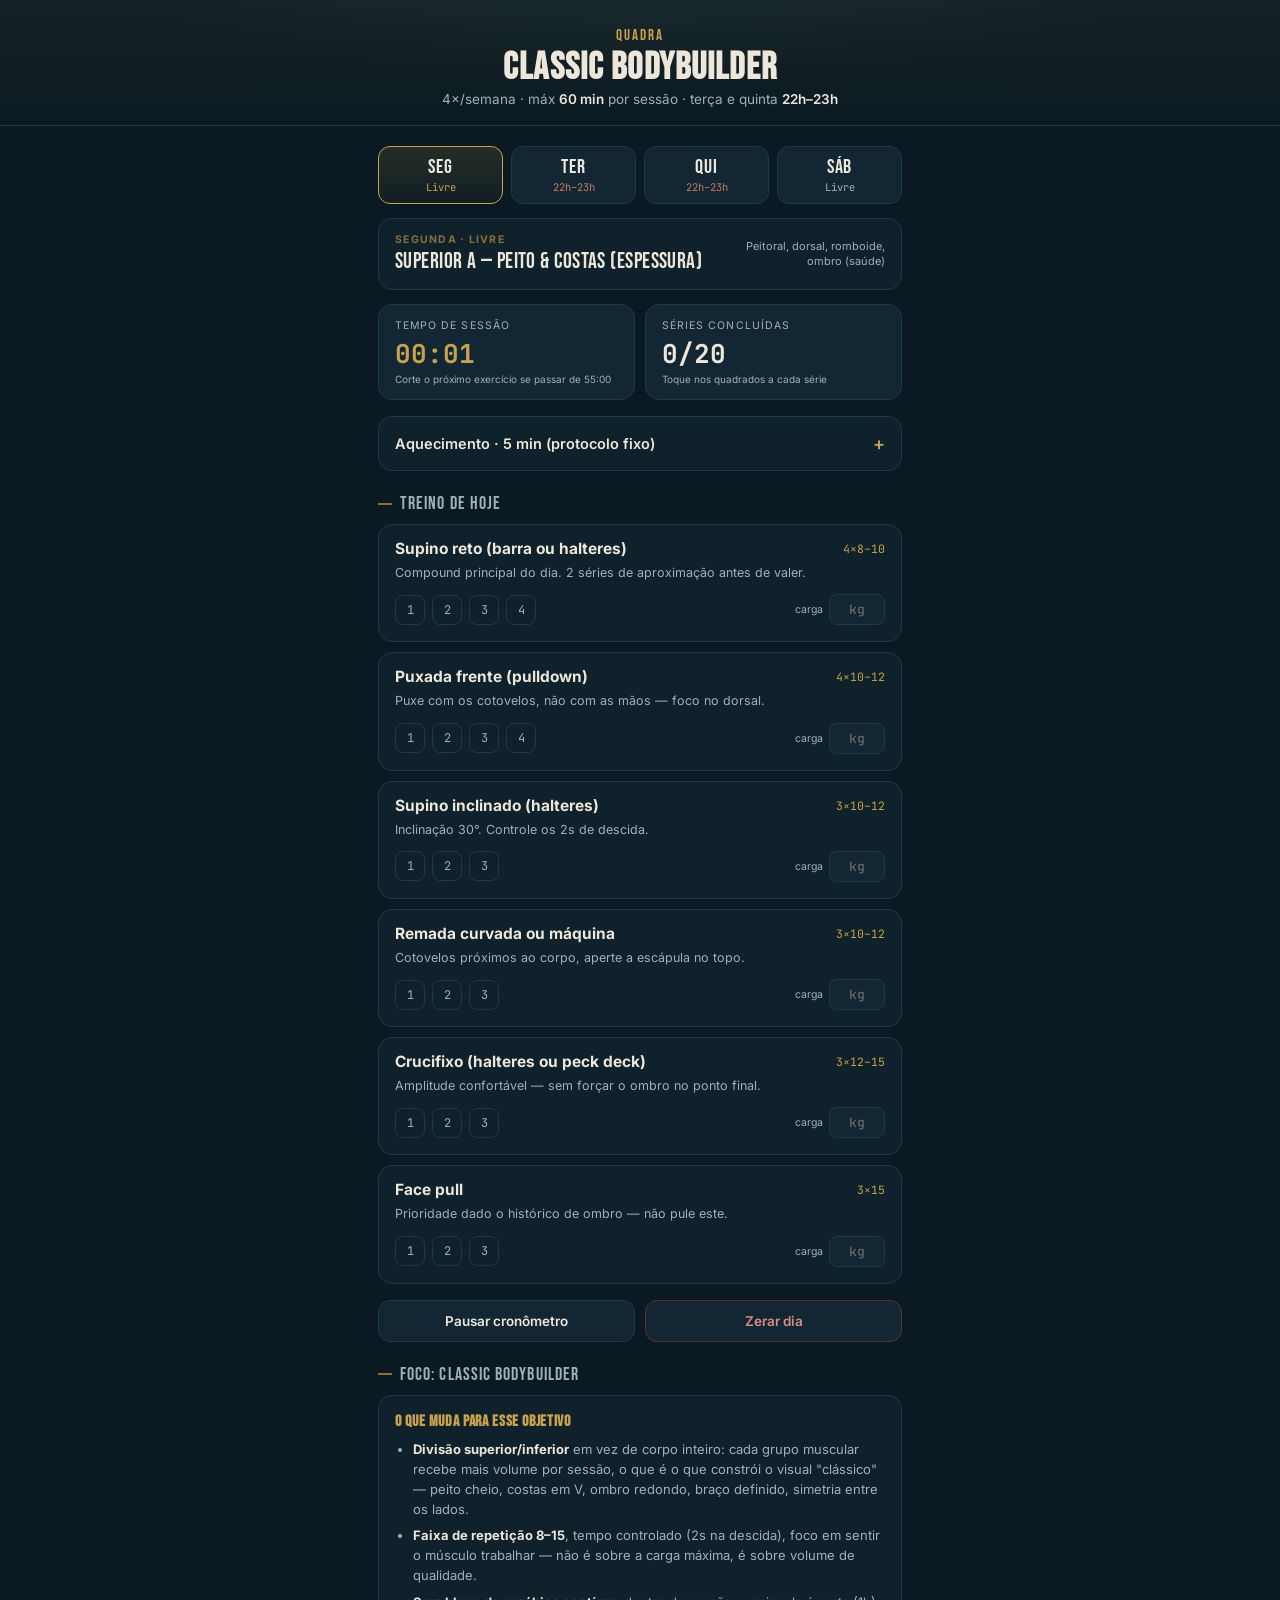
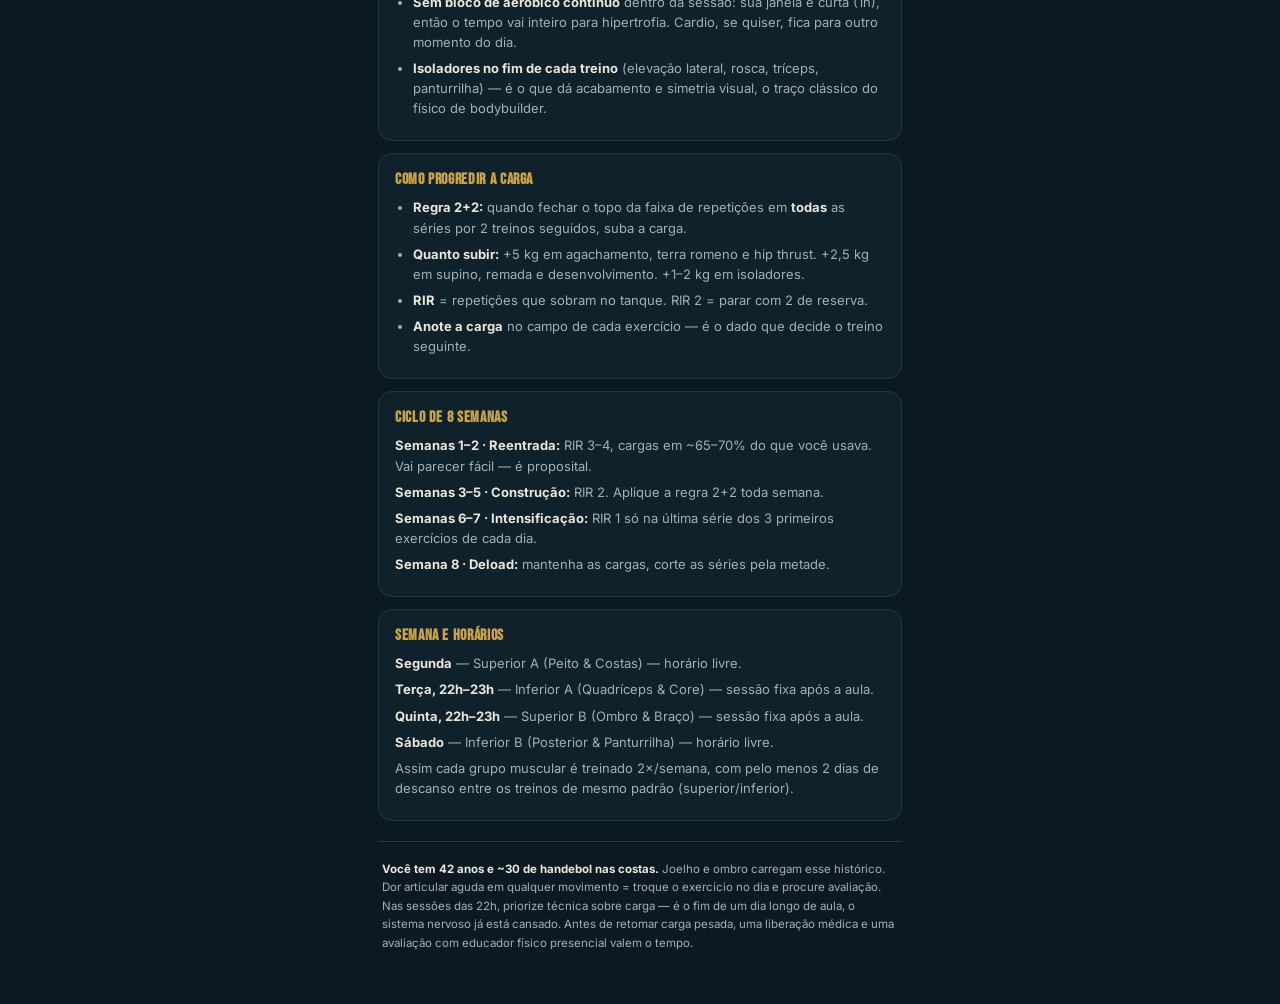
<file: treino-classic-bodybuilder-andrigo.html>
<!DOCTYPE html>
<html lang="pt-BR">
<head>
<meta charset="UTF-8">
<meta name="viewport" content="width=device-width, initial-scale=1.0, viewport-fit=cover">
<meta name="theme-color" content="#0B1A22">
<title>Quadra — Classic Bodybuilder 4×60</title>
<link rel="preconnect" href="https://fonts.googleapis.com">
<link rel="preconnect" href="https://fonts.gstatic.com" crossorigin>
<link href="https://fonts.googleapis.com/css2?family=Bebas+Neue&family=Inter:wght@400;500;600;700;800&family=JetBrains+Mono:wght@500;700&display=swap" rel="stylesheet">
<style>
  :root{
    --bg:#0B1A22;
    --bg-raised:#122733;
    --bg-card:#0F212A;
    --line:#1E3A45;
    --ink:#EDE7DA;
    --ink-dim:#9FB2B8;
    --gold:#C9A24B;
    --gold-dim:#8A7038;
    --bronze:#8C6A45;
    --red:#A3352B;
    --green:#5E8C61;
    --radius:14px;
  }
  *{box-sizing:border-box;}
  html,body{margin:0;padding:0;}
  body{
    background:
      radial-gradient(1200px 600px at 50% -10%, #16303B 0%, transparent 60%),
      var(--bg);
    color:var(--ink);
    font-family:'Inter',system-ui,sans-serif;
    -webkit-font-smoothing:antialiased;
    min-height:100vh;
    padding-bottom:48px;
  }
  .wrap{max-width:560px;margin:0 auto;padding:0 18px;}

  /* ---------- header ---------- */
  header.top{
    padding:26px 18px 18px;
    text-align:center;
    border-bottom:1px solid var(--line);
    background:linear-gradient(180deg, rgba(201,162,75,0.06), transparent);
  }
  .brand{
    font-family:'Bebas Neue',sans-serif;
    letter-spacing:0.14em;
    font-size:15px;
    color:var(--gold);
    text-transform:uppercase;
  }
  h1{
    font-family:'Bebas Neue',sans-serif;
    font-size:38px;
    letter-spacing:0.03em;
    margin:4px 0 2px;
    line-height:1;
  }
  .subtitle{
    color:var(--ink-dim);
    font-size:13.5px;
    margin-top:4px;
  }
  .subtitle b{color:var(--ink);font-weight:600;}

  /* ---------- day tabs ---------- */
  .daytabs{
    display:grid;
    grid-template-columns:repeat(4,1fr);
    gap:8px;
    margin:20px 0 14px;
  }
  .daytab{
    background:var(--bg-raised);
    border:1px solid var(--line);
    border-radius:12px;
    padding:10px 4px 9px;
    text-align:center;
    cursor:pointer;
    transition:border-color .15s, background .15s;
    user-select:none;
  }
  .daytab .dname{
    font-family:'Bebas Neue',sans-serif;
    font-size:20px;
    letter-spacing:.04em;
    line-height:1;
  }
  .daytab .dtime{
    font-family:'JetBrains Mono',monospace;
    font-size:10.5px;
    color:var(--ink-dim);
    margin-top:3px;
    display:block;
  }
  .daytab.active{
    border-color:var(--gold);
    background:linear-gradient(180deg, rgba(201,162,75,0.14), rgba(201,162,75,0.03));
  }
  .daytab.active .dtime{color:var(--gold);}
  .daytab.fixed .dtime{color:#C97B5E;}
  .daytab.active.fixed .dtime{color:var(--gold);}

  /* ---------- focus banner ---------- */
  .focus{
    display:flex;
    align-items:center;
    justify-content:space-between;
    gap:12px;
    background:var(--bg-card);
    border:1px solid var(--line);
    border-radius:var(--radius);
    padding:14px 16px;
    margin-bottom:14px;
  }
  .focus .ftext .flabel{
    font-size:10.5px;
    letter-spacing:.12em;
    text-transform:uppercase;
    color:var(--gold-dim);
    font-weight:700;
  }
  .focus .ftext .fname{
    font-family:'Bebas Neue',sans-serif;
    font-size:22px;
    letter-spacing:.02em;
    margin-top:2px;
  }
  .focus .fmuscles{
    text-align:right;
    font-size:11px;
    color:var(--ink-dim);
    max-width:150px;
    line-height:1.4;
  }

  /* ---------- stats row ---------- */
  .stats{
    display:grid;
    grid-template-columns:1fr 1fr;
    gap:10px;
    margin-bottom:16px;
  }
  .stat{
    background:var(--bg-raised);
    border:1px solid var(--line);
    border-radius:var(--radius);
    padding:14px 16px;
  }
  .stat .slabel{
    font-size:10.5px;
    text-transform:uppercase;
    letter-spacing:.1em;
    color:var(--ink-dim);
  }
  .stat .sval{
    font-family:'JetBrains Mono',monospace;
    font-size:26px;
    font-weight:700;
    margin-top:4px;
    color:var(--ink);
  }
  .stat.timer .sval{color:var(--gold);}
  .stat .shint{font-size:10px;color:var(--ink-dim);margin-top:2px;}

  /* ---------- section titles ---------- */
  .sectitle{
    font-family:'Bebas Neue',sans-serif;
    font-size:18px;
    letter-spacing:.06em;
    color:var(--ink-dim);
    margin:22px 0 10px;
    display:flex;
    align-items:center;
    gap:8px;
  }
  .sectitle::before{
    content:'';
    width:14px;height:2px;
    background:var(--gold-dim);
    display:inline-block;
  }

  /* ---------- warmup ---------- */
  details.warmup{
    background:var(--bg-card);
    border:1px solid var(--line);
    border-radius:var(--radius);
    padding:4px 16px;
    margin-bottom:6px;
  }
  details.warmup summary{
    cursor:pointer;
    padding:12px 0;
    font-weight:600;
    font-size:14.5px;
    list-style:none;
    display:flex;
    justify-content:space-between;
    align-items:center;
  }
  details.warmup summary::-webkit-details-marker{display:none;}
  details.warmup summary::after{
    content:'+';
    color:var(--gold);
    font-size:18px;
  }
  details.warmup[open] summary::after{content:'–';}
  .warmup ul{
    margin:0 0 14px;
    padding-left:18px;
    font-size:13.5px;
    line-height:1.6;
    color:var(--ink-dim);
  }
  .warmup ul li b{color:var(--ink);}

  /* ---------- exercise card ---------- */
  .exercise{
    background:var(--bg-card);
    border:1px solid var(--line);
    border-radius:var(--radius);
    padding:14px 16px 16px;
    margin-bottom:10px;
  }
  .ex-head{
    display:flex;
    justify-content:space-between;
    align-items:flex-start;
    gap:10px;
  }
  .ex-name{
    font-weight:700;
    font-size:15.5px;
    line-height:1.3;
  }
  .ex-meta{
    font-family:'JetBrains Mono',monospace;
    font-size:11.5px;
    color:var(--gold);
    white-space:nowrap;
    padding-top:2px;
  }
  .ex-cue{
    font-size:12.5px;
    color:var(--ink-dim);
    margin-top:5px;
    line-height:1.45;
  }
  .ex-row{
    display:flex;
    align-items:center;
    justify-content:space-between;
    margin-top:12px;
    gap:10px;
    flex-wrap:wrap;
  }
  .sets-boxes{display:flex;gap:7px;}
  .setbox{
    width:30px;height:30px;
    border-radius:8px;
    border:1.5px solid var(--line);
    background:transparent;
    color:var(--ink-dim);
    font-family:'JetBrains Mono',monospace;
    font-size:12px;
    display:flex;align-items:center;justify-content:center;
    cursor:pointer;
    transition:all .12s;
  }
  .setbox.done{
    background:var(--gold);
    border-color:var(--gold);
    color:#1B140A;
    font-weight:700;
  }
  .loadfield{
    display:flex;align-items:center;gap:6px;
  }
  .loadfield input{
    width:56px;
    background:var(--bg-raised);
    border:1px solid var(--line);
    border-radius:8px;
    color:var(--ink);
    font-family:'JetBrains Mono',monospace;
    font-size:13px;
    padding:6px 6px;
    text-align:center;
  }
  .loadfield input:focus{outline:none;border-color:var(--gold);}
  .loadfield label{font-size:10.5px;color:var(--ink-dim);}

  /* ---------- adjust / progression ---------- */
  .card{
    background:var(--bg-card);
    border:1px solid var(--line);
    border-radius:var(--radius);
    padding:16px;
    margin-bottom:12px;
  }
  .card h3{
    font-family:'Bebas Neue',sans-serif;
    font-size:16px;
    letter-spacing:.04em;
    margin:0 0 8px;
    color:var(--gold);
  }
  .card p, .card li{
    font-size:13px;
    line-height:1.55;
    color:var(--ink-dim);
    margin:0 0 6px;
  }
  .card b{color:var(--ink);}
  .card ul{margin:0;padding-left:18px;}

  .btnrow{display:flex;gap:10px;margin:16px 0 6px;}
  button.action{
    flex:1;
    background:var(--bg-raised);
    border:1px solid var(--line);
    color:var(--ink);
    padding:12px;
    border-radius:12px;
    font-family:'Inter',sans-serif;
    font-weight:600;
    font-size:13.5px;
    cursor:pointer;
  }
  button.action.danger{color:#D98C7F;border-color:#5A3229;}
  button.action:active{transform:scale(0.98);}

  footer.note{
    font-size:11.5px;
    color:var(--ink-dim);
    line-height:1.6;
    padding:18px 4px 4px;
    border-top:1px solid var(--line);
    margin-top:20px;
  }
  footer.note b{color:var(--ink);}

  /* ---------- rest overlay ---------- */
  .overlay{
    position:fixed;inset:0;
    background:rgba(5,12,16,0.88);
    display:flex;align-items:center;justify-content:center;
    z-index:50;
    opacity:0;pointer-events:none;
    transition:opacity .18s;
  }
  .overlay.show{opacity:1;pointer-events:auto;}
  .rest-card{
    background:var(--bg-raised);
    border:1px solid var(--gold-dim);
    border-radius:20px;
    padding:32px 30px;
    text-align:center;
    width:min(300px,86vw);
  }
  .rest-card .rlabel{
    font-size:11px;
    letter-spacing:.14em;
    text-transform:uppercase;
    color:var(--ink-dim);
  }
  .rest-card .rtime{
    font-family:'JetBrains Mono',monospace;
    font-size:52px;
    font-weight:700;
    color:var(--gold);
    margin:10px 0 4px;
  }
  .rest-card .rnext{
    font-size:12.5px;
    color:var(--ink-dim);
    margin-bottom:18px;
  }
  .rest-btns{display:flex;gap:10px;}
  .rest-btns button{
    flex:1;
    padding:11px;
    border-radius:10px;
    border:1px solid var(--line);
    background:var(--bg-card);
    color:var(--ink);
    font-weight:600;
    font-size:13px;
    cursor:pointer;
  }
  .rest-btns button.skip{color:var(--gold);border-color:var(--gold-dim);}
</style>
</head>
<body>

<header class="top">
  <div class="brand">Quadra</div>
  <h1>Classic Bodybuilder</h1>
  <div class="subtitle">4×/semana · máx <b>60 min</b> por sessão · terça e quinta <b>22h–23h</b></div>
</header>

<div class="wrap">

  <div class="daytabs" id="daytabs"></div>

  <div class="focus" id="focus"></div>

  <div class="stats">
    <div class="stat timer">
      <div class="slabel">Tempo de sessão</div>
      <div class="sval" id="sessionTimer">00:00</div>
      <div class="shint">Corte o próximo exercício se passar de 55:00</div>
    </div>
    <div class="stat">
      <div class="slabel">Séries concluídas</div>
      <div class="sval" id="setsCount">0/0</div>
      <div class="shint" id="setsHint">Toque nos quadrados a cada série</div>
    </div>
  </div>

  <details class="warmup">
    <summary>Aquecimento · 5 min (protocolo fixo)</summary>
    <ul>
      <li><b>2 min</b> bike/esteira leve, subindo o ritmo aos poucos.</li>
      <li><b>Ombro</b> (ex-handebolista, prioridade): 12 rotações externas com elástico + 10 band pull-aparts por lado.</li>
      <li><b>Joelho/quadril</b>: 8 agachamentos livres sem carga + 6 afundos com rotação por lado.</li>
      <li><b>Série de aproximação</b>: no 1º exercício do dia, 2 séries leves (50% e 70% da carga) antes de valer.</li>
    </ul>
  </details>

  <div class="sectitle">Treino de hoje</div>
  <div id="exercises"></div>

  <div class="btnrow">
    <button class="action" id="btnPause">Pausar cronômetro</button>
    <button class="action danger" id="btnReset">Zerar dia</button>
  </div>

  <div class="sectitle">Foco: Classic Bodybuilder</div>
  <div class="card">
    <h3>O que muda para esse objetivo</h3>
    <ul>
      <li><b>Divisão superior/inferior</b> em vez de corpo inteiro: cada grupo muscular recebe mais volume por sessão, o que é o que constrói o visual "clássico" — peito cheio, costas em V, ombro redondo, braço definido, simetria entre os lados.</li>
      <li><b>Faixa de repetição 8–15</b>, tempo controlado (2s na descida), foco em sentir o músculo trabalhar — não é sobre a carga máxima, é sobre volume de qualidade.</li>
      <li><b>Sem bloco de aeróbico contínuo</b> dentro da sessão: sua janela é curta (1h), então o tempo vai inteiro para hipertrofia. Cardio, se quiser, fica para outro momento do dia.</li>
      <li><b>Isoladores no fim de cada treino</b> (elevação lateral, rosca, tríceps, panturrilha) — é o que dá acabamento e simetria visual, o traço clássico do físico de bodybuilder.</li>
    </ul>
  </div>

  <div class="card">
    <h3>Como progredir a carga</h3>
    <ul>
      <li><b>Regra 2+2:</b> quando fechar o topo da faixa de repetições em <b>todas</b> as séries por 2 treinos seguidos, suba a carga.</li>
      <li><b>Quanto subir:</b> +5 kg em agachamento, terra romeno e hip thrust. +2,5 kg em supino, remada e desenvolvimento. +1–2 kg em isoladores.</li>
      <li><b>RIR</b> = repetições que sobram no tanque. RIR 2 = parar com 2 de reserva.</li>
      <li><b>Anote a carga</b> no campo de cada exercício — é o dado que decide o treino seguinte.</li>
    </ul>
  </div>

  <div class="card">
    <h3>Ciclo de 8 semanas</h3>
    <p><b>Semanas 1–2 · Reentrada:</b> RIR 3–4, cargas em ~65–70% do que você usava. Vai parecer fácil — é proposital.</p>
    <p><b>Semanas 3–5 · Construção:</b> RIR 2. Aplique a regra 2+2 toda semana.</p>
    <p><b>Semanas 6–7 · Intensificação:</b> RIR 1 só na última série dos 3 primeiros exercícios de cada dia.</p>
    <p><b>Semana 8 · Deload:</b> mantenha as cargas, corte as séries pela metade.</p>
  </div>

  <div class="card">
    <h3>Semana e horários</h3>
    <p><b>Segunda</b> — Superior A (Peito &amp; Costas) — horário livre.</p>
    <p><b>Terça, 22h–23h</b> — Inferior A (Quadríceps &amp; Core) — sessão fixa após a aula.</p>
    <p><b>Quinta, 22h–23h</b> — Superior B (Ombro &amp; Braço) — sessão fixa após a aula.</p>
    <p><b>Sábado</b> — Inferior B (Posterior &amp; Panturrilha) — horário livre.</p>
    <p>Assim cada grupo muscular é treinado 2×/semana, com pelo menos 2 dias de descanso entre os treinos de mesmo padrão (superior/inferior).</p>
  </div>

  <footer class="note">
    <b>Você tem 42 anos e ~30 de handebol nas costas.</b> Joelho e ombro carregam esse histórico. Dor articular aguda em qualquer movimento = troque o exercício no dia e procure avaliação. Nas sessões das 22h, priorize técnica sobre carga — é o fim de um dia longo de aula, o sistema nervoso já está cansado. Antes de retomar carga pesada, uma liberação médica e uma avaliação com educador físico presencial valem o tempo.
  </footer>

</div>

<div class="overlay" id="restOverlay">
  <div class="rest-card">
    <div class="rlabel">Descanso</div>
    <div class="rtime" id="restTime">01:30</div>
    <div class="rnext" id="restNext">Próxima: —</div>
    <div class="rest-btns">
      <button id="restAdd">+30s</button>
      <button class="skip" id="restSkip">Pular</button>
    </div>
  </div>
</div>

<script>
/* ---------------- DATA ---------------- */
const PROGRAM = {
  seg: {
    label:'Segunda', short:'SEG', time:'Livre', fixed:false,
    focus:'Superior A', focusFull:'Peito & Costas (espessura)',
    muscles:'Peitoral, dorsal, romboide, ombro (saúde)',
    exercises:[
      {name:'Supino reto (barra ou halteres)', sets:4, reps:'8–10', rest:120, cue:'Compound principal do dia. 2 séries de aproximação antes de valer.'},
      {name:'Puxada frente (pulldown)', sets:4, reps:'10–12', rest:90, cue:'Puxe com os cotovelos, não com as mãos — foco no dorsal.'},
      {name:'Supino inclinado (halteres)', sets:3, reps:'10–12', rest:90, cue:'Inclinação 30°. Controle os 2s de descida.'},
      {name:'Remada curvada ou máquina', sets:3, reps:'10–12', rest:90, cue:'Cotovelos próximos ao corpo, aperte a escápula no topo.'},
      {name:'Crucifixo (halteres ou peck deck)', sets:3, reps:'12–15', rest:75, cue:'Amplitude confortável — sem forçar o ombro no ponto final.'},
      {name:'Face pull', sets:3, reps:'15', rest:60, cue:'Prioridade dado o histórico de ombro — não pule este.'}
    ]
  },
  ter: {
    label:'Terça', short:'TER', time:'22h–23h', fixed:true,
    focus:'Inferior A', focusFull:'Quadríceps & Core',
    muscles:'Quadríceps, glúteo, core',
    exercises:[
      {name:'Agachamento (livre ou leg press)', sets:4, reps:'8–10', rest:120, cue:'Controle a profundidade pelo joelho — pare onde for confortável.'},
      {name:'Cadeira extensora', sets:3, reps:'12–15', rest:75, cue:'Última série até RIR 1 se a semana pedir.'},
      {name:'Afundo (halteres)', sets:3, reps:'10 cada perna', rest:90, cue:'Passo curto, joelho alinhado com o pé.'},
      {name:'Cadeira flexora', sets:3, reps:'12', rest:75, cue:'Contração completa, sem impulso.'},
      {name:'Panturrilha em pé', sets:4, reps:'15', rest:45, cue:'Amplitude completa, pausa de 1s no topo.'},
      {name:'Prancha abdominal', sets:3, reps:'40s', rest:45, cue:'Quadril neutro, sem deixar cair a lombar.'}
    ]
  },
  qui: {
    label:'Quinta', short:'QUI', time:'22h–23h', fixed:true,
    focus:'Superior B', focusFull:'Ombro & Braço',
    muscles:'Deltoide, bíceps, tríceps, dorsal',
    exercises:[
      {name:'Desenvolvimento (halteres ou máquina)', sets:4, reps:'8–10', rest:120, cue:'Sem hiperextender a lombar — core firme.'},
      {name:'Remada unilateral (serrote)', sets:4, reps:'10–12', rest:90, cue:'Puxe pelo cotovelo, gire o tronco o mínimo possível.'},
      {name:'Elevação lateral', sets:3, reps:'12–15', rest:60, cue:'Cotovelo levemente flexionado, sobe até a linha do ombro.'},
      {name:'Rosca direta (barra ou halteres)', sets:3, reps:'10–12', rest:75, cue:'Cotovelo fixo ao lado do corpo.'},
      {name:'Tríceps corda ou francesa', sets:3, reps:'10–12', rest:75, cue:'Extensão completa sem travar o cotovelo com força.'},
      {name:'Rosca alternada ou martelo', sets:2, reps:'12', rest:60, cue:'Finalizador — pode ser feito em bi-set com o tríceps.'}
    ]
  },
  sab: {
    label:'Sábado', short:'SÁB', time:'Livre', fixed:false,
    focus:'Inferior B', focusFull:'Posterior & Panturrilha',
    muscles:'Posterior de coxa, glúteo, panturrilha, core',
    exercises:[
      {name:'Levantamento terra romeno (RDL)', sets:4, reps:'8–10', rest:120, cue:'Cautela lombar/joelho — quadril para trás, barra colada na perna.'},
      {name:'Cadeira flexora ou stiff', sets:3, reps:'12', rest:75, cue:'Contração no topo, descida controlada.'},
      {name:'Hip thrust / elevação pélvica', sets:4, reps:'10–12', rest:90, cue:'Aperte o glúteo no topo por 1s.'},
      {name:'Avanço reverso', sets:3, reps:'10 cada perna', rest:90, cue:'Passo para trás, joelho não bate no chão com força.'},
      {name:'Panturrilha sentado', sets:4, reps:'15', rest:45, cue:'Amplitude completa, foco na fase excêntrica.'},
      {name:'Prancha lateral ou elevação de pernas', sets:3, reps:'12–15', rest:45, cue:'Fecha o dia — core sem pressa.'}
    ]
  }
};

const DAY_ORDER = ['seg','ter','qui','sab'];

let state = {
  day: null,
  done: {},       // {exIndex: [bool,...]}
  loads: {},      // {exIndex: 'value'}
  seconds: 0,
  running: true,
  timerHandle: null,
  restHandle: null
};

function pad(n){return n.toString().padStart(2,'0');}
function fmt(sec){return pad(Math.floor(sec/60))+':'+pad(sec%60);}

function defaultDayForToday(){
  const jsDay = new Date().getDay(); // 0=Sun..6=Sat
  const map = {1:'seg', 2:'ter', 4:'qui', 6:'sab'};
  return map[jsDay] || 'seg';
}

function initDayState(dayKey){
  const prog = PROGRAM[dayKey];
  state.done = {};
  state.loads = {};
  prog.exercises.forEach((ex,i)=>{
    state.done[i] = new Array(ex.sets).fill(false);
    state.loads[i] = '';
  });
}

function renderTabs(){
  const el = document.getElementById('daytabs');
  el.innerHTML = '';
  DAY_ORDER.forEach(key=>{
    const d = PROGRAM[key];
    const div = document.createElement('div');
    div.className = 'daytab' + (key===state.day?' active':'') + (d.fixed?' fixed':'');
    div.innerHTML = `<span class="dname">${d.short}</span><span class="dtime">${d.time}</span>`;
    div.onclick = ()=> switchDay(key);
    el.appendChild(div);
  });
}

function renderFocus(){
  const d = PROGRAM[state.day];
  document.getElementById('focus').innerHTML = `
    <div class="ftext">
      <div class="flabel">${d.label} · ${d.time}</div>
      <div class="fname">${d.focus} — ${d.focusFull}</div>
    </div>
    <div class="fmuscles">${d.muscles}</div>
  `;
}

function renderExercises(){
  const d = PROGRAM[state.day];
  const el = document.getElementById('exercises');
  el.innerHTML = '';
  d.exercises.forEach((ex,i)=>{
    const card = document.createElement('div');
    card.className = 'exercise';
    let boxes = '';
    for(let s=0;s<ex.sets;s++){
      const isDone = state.done[i][s];
      boxes += `<div class="setbox${isDone?' done':''}" data-ex="${i}" data-set="${s}">${isDone?'✓':s+1}</div>`;
    }
    card.innerHTML = `
      <div class="ex-head">
        <div class="ex-name">${ex.name}</div>
        <div class="ex-meta">${ex.sets}×${ex.reps}</div>
      </div>
      <div class="ex-cue">${ex.cue}</div>
      <div class="ex-row">
        <div class="sets-boxes">${boxes}</div>
        <div class="loadfield">
          <label>carga</label>
          <input type="text" inputmode="decimal" placeholder="kg" data-load="${i}" value="${state.loads[i]}">
        </div>
      </div>
    `;
    el.appendChild(card);
  });

  el.querySelectorAll('.setbox').forEach(box=>{
    box.addEventListener('click', ()=>{
      const exI = parseInt(box.dataset.ex);
      const setI = parseInt(box.dataset.set);
      const wasDone = state.done[exI][setI];
      state.done[exI][setI] = !wasDone;
      updateSetsCount();
      renderExercises();
      if(!wasDone){
        const ex = PROGRAM[state.day].exercises[exI];
        const nextLabel = nextSetLabel(exI, setI);
        startRest(ex.rest, nextLabel);
      }
    });
  });

  el.querySelectorAll('[data-load]').forEach(inp=>{
    inp.addEventListener('input', ()=>{
      state.loads[inp.dataset.load] = inp.value;
    });
  });

  updateSetsCount();
}

function nextSetLabel(exI, setI){
  const d = PROGRAM[state.day];
  const ex = d.exercises[exI];
  if(setI+1 < ex.sets){
    return `${ex.name} — série ${setI+2}/${ex.sets}`;
  }
  if(exI+1 < d.exercises.length){
    return d.exercises[exI+1].name;
  }
  return 'Fim do treino — alongar e concluir';
}

function updateSetsCount(){
  const d = PROGRAM[state.day];
  let total=0, done=0;
  d.exercises.forEach((ex,i)=>{
    total += ex.sets;
    done += state.done[i].filter(Boolean).length;
  });
  document.getElementById('setsCount').textContent = `${done}/${total}`;
  const hint = document.getElementById('setsHint');
  hint.textContent = done===total ? 'Treino completo — bom trabalho.' : 'Toque nos quadrados a cada série';
}

function switchDay(key){
  state.day = key;
  initDayState(key);
  resetTimer();
  renderTabs();
  renderFocus();
  renderExercises();
}

/* ---------------- session timer ---------------- */
function tickTimer(){
  if(!state.running) return;
  state.seconds++;
  document.getElementById('sessionTimer').textContent = fmt(state.seconds);
}
function resetTimer(){
  state.seconds = 0;
  state.running = true;
  document.getElementById('sessionTimer').textContent = '00:00';
  document.getElementById('btnPause').textContent = 'Pausar cronômetro';
}

document.getElementById('btnPause').addEventListener('click', ()=>{
  state.running = !state.running;
  document.getElementById('btnPause').textContent = state.running ? 'Pausar cronômetro' : 'Retomar cronômetro';
});

document.getElementById('btnReset').addEventListener('click', ()=>{
  initDayState(state.day);
  resetTimer();
  renderExercises();
});

/* ---------------- rest overlay ---------------- */
let restRemaining = 0;
function startRest(seconds, nextLabel){
  clearInterval(state.restHandle);
  restRemaining = seconds;
  document.getElementById('restTime').textContent = fmt(restRemaining);
  document.getElementById('restNext').textContent = 'Próxima: ' + nextLabel;
  document.getElementById('restOverlay').classList.add('show');
  state.restHandle = setInterval(()=>{
    restRemaining--;
    if(restRemaining <= 0){
      hideRest();
      return;
    }
    document.getElementById('restTime').textContent = fmt(restRemaining);
  }, 1000);
}
function hideRest(){
  clearInterval(state.restHandle);
  document.getElementById('restOverlay').classList.remove('show');
}
document.getElementById('restAdd').addEventListener('click', ()=>{
  restRemaining += 30;
  document.getElementById('restTime').textContent = fmt(restRemaining);
});
document.getElementById('restSkip').addEventListener('click', hideRest);

/* ---------------- boot ---------------- */
state.day = defaultDayForToday();
initDayState(state.day);
renderTabs();
renderFocus();
renderExercises();
setInterval(tickTimer, 1000);
</script>
</body>
</html>
</file>
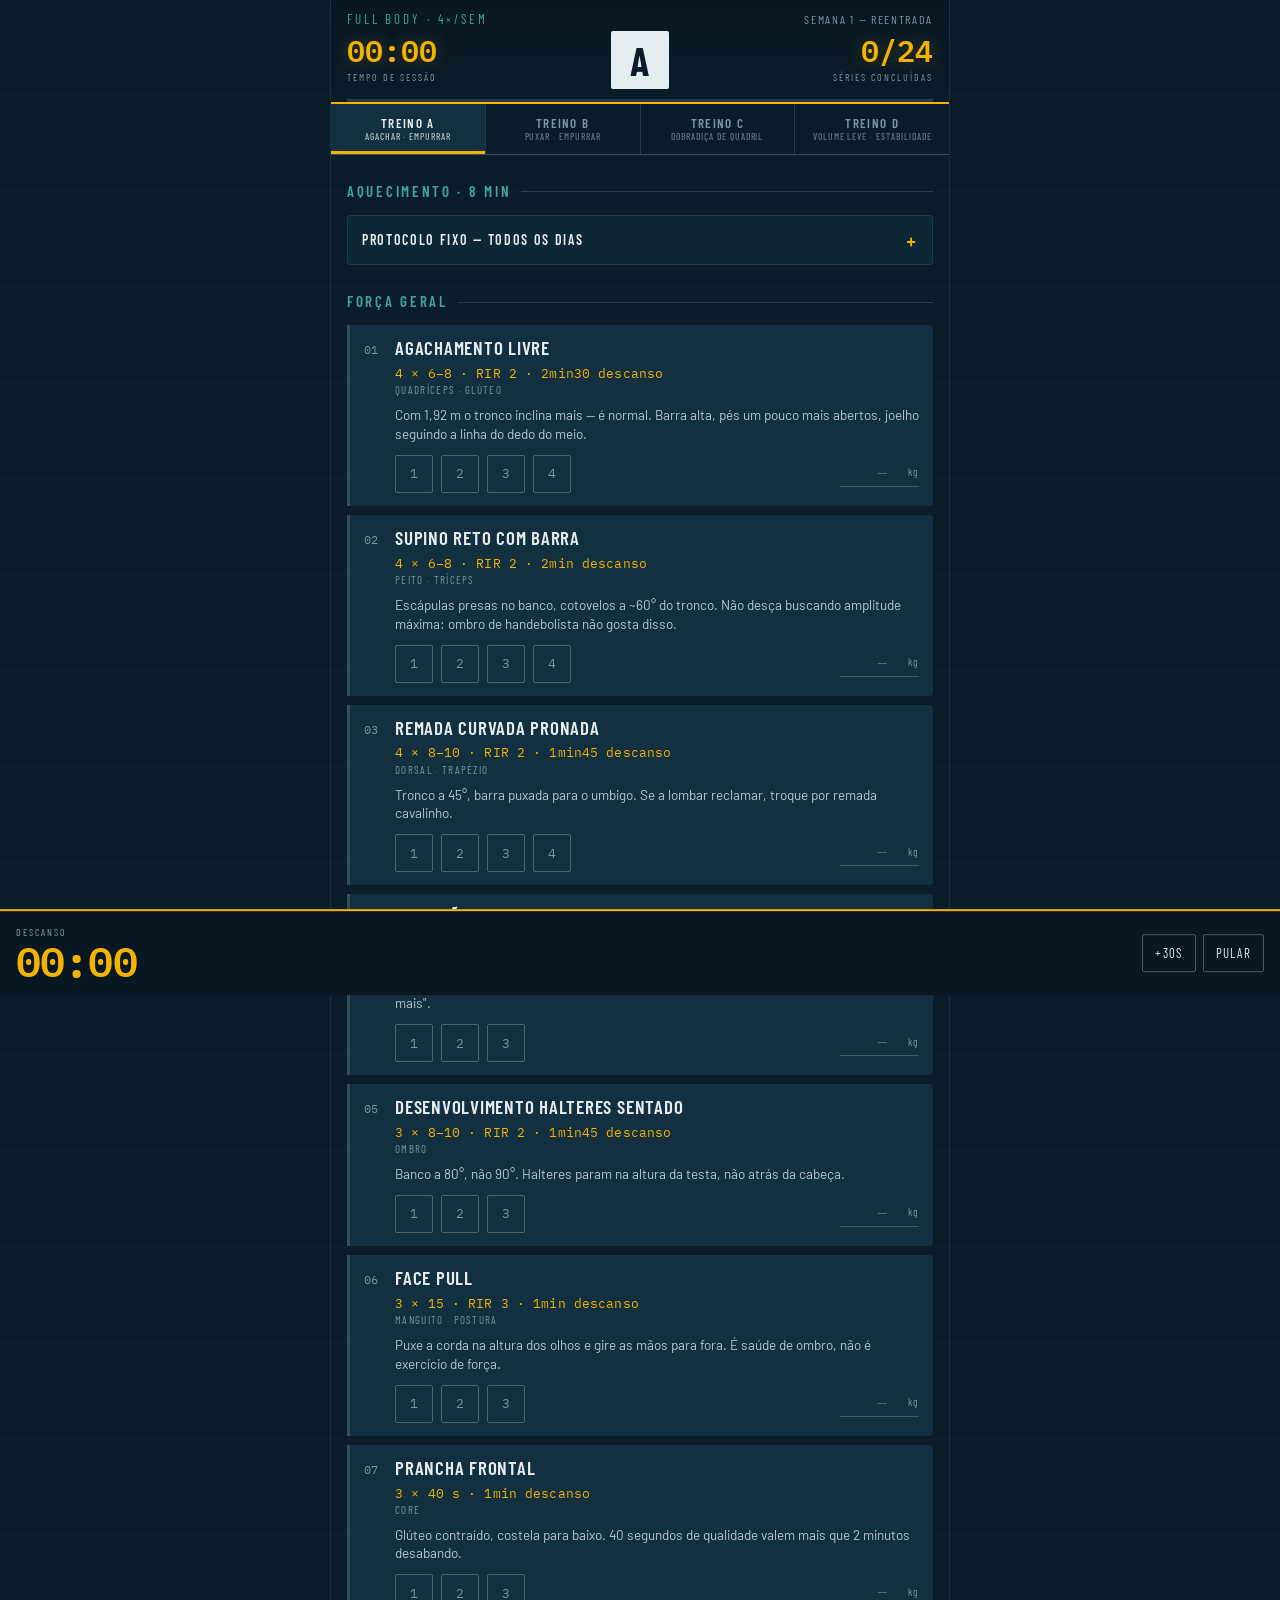
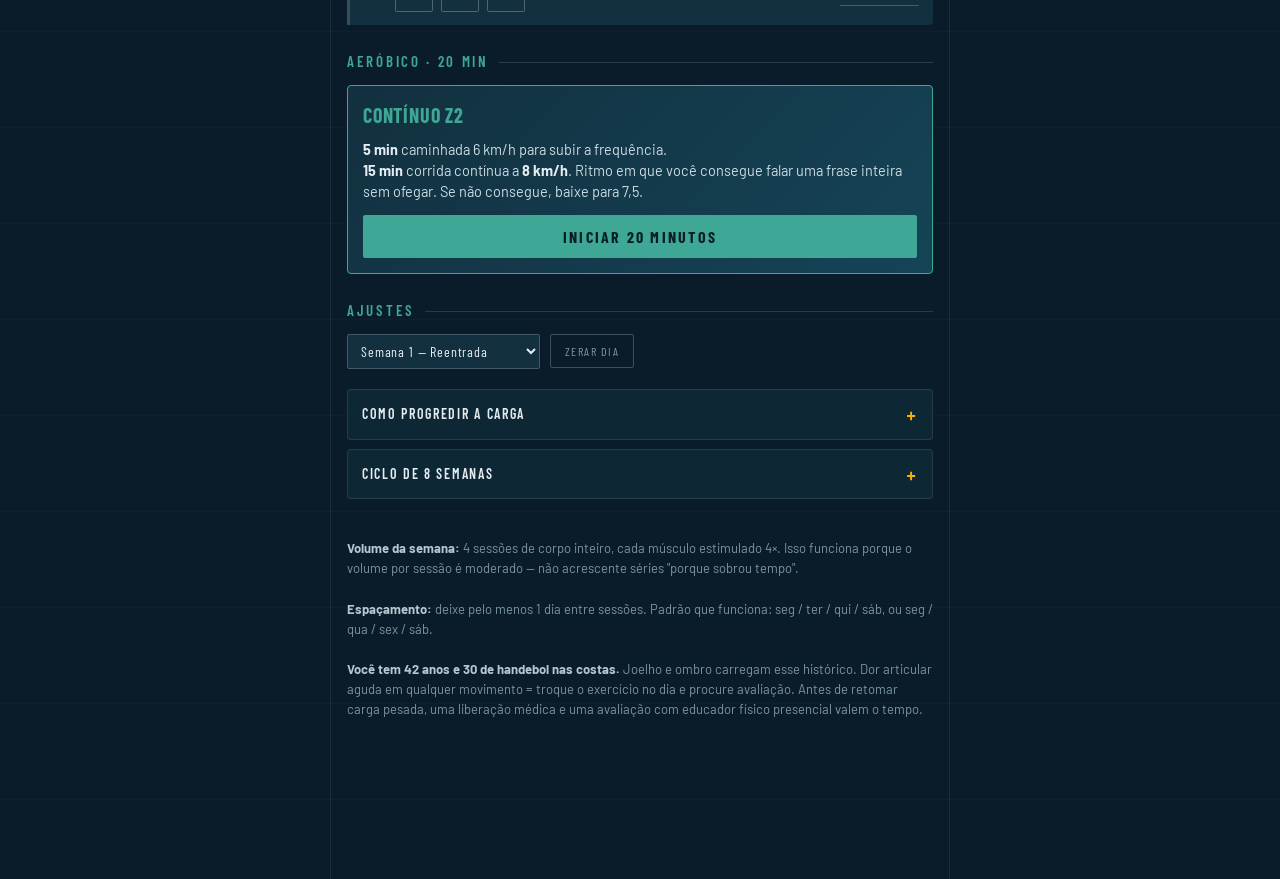
<file: treino-fullbody-andrigo.html>
<!DOCTYPE html>
<html lang="pt-BR">
<head>
<meta charset="UTF-8">
<meta name="viewport" content="width=device-width, initial-scale=1.0, viewport-fit=cover">
<meta name="theme-color" content="#0A1C29">
<title>Quadra — Treino Full Body</title>
<link rel="preconnect" href="https://fonts.googleapis.com">
<link rel="preconnect" href="https://fonts.gstatic.com" crossorigin>
<link href="https://fonts.googleapis.com/css2?family=Barlow+Condensed:wght@500;600;700&family=Barlow:wght@400;500;600&family=IBM+Plex+Mono:wght@400;500;600&display=swap" rel="stylesheet">
<style>
  :root{
    --court:#0A1C29;        /* piso da quadra, azul profundo */
    --panel:#12303F;        /* área dos 6 metros */
    --line:#E6EDF1;         /* linha de quadra, giz */
    --led:#F5B301;          /* placar âmbar */
    --zone:#3FA796;         /* zona de 9m, verde-água */
    --mute:#7C95A3;
    --alert:#E4572E;
    --r:4px;
    --pad:16px;
  }
  *{box-sizing:border-box;-webkit-tap-highlight-color:transparent}
  html,body{margin:0;padding:0}
  body{
    background:var(--court);
    color:var(--line);
    font-family:'Barlow',system-ui,-apple-system,sans-serif;
    font-size:16px;line-height:1.45;
    padding-bottom:120px;
    background-image:
      linear-gradient(transparent 0 calc(100% - 1px), rgba(230,237,241,.045) 100%);
    background-size:100% 96px;
  }
  h1,h2,h3,.disp{font-family:'Barlow Condensed','Barlow',sans-serif;text-transform:uppercase;letter-spacing:.04em;margin:0}
  .mono{font-family:'IBM Plex Mono',ui-monospace,monospace;font-variant-numeric:tabular-nums}

  /* ---------- PLACAR (assinatura) ---------- */
  .placar{
    position:sticky;top:0;z-index:40;
    background:linear-gradient(180deg,#081722 0%,#0A1C29 100%);
    border-bottom:2px solid var(--led);
    padding:10px var(--pad) 0;
    padding-top:calc(10px + env(safe-area-inset-top));
  }
  .placar-top{display:flex;align-items:baseline;gap:10px;justify-content:space-between}
  .placar-id{font-size:13px;letter-spacing:.22em;color:var(--zone)}
  .placar-week{font-size:12px;letter-spacing:.14em;color:var(--mute)}
  .placar-grid{display:grid;grid-template-columns:1fr auto 1fr;align-items:center;gap:8px;padding:2px 0 10px}
  .stat{display:flex;flex-direction:column}
  .stat.right{align-items:flex-end}
  .stat b{font-family:'IBM Plex Mono',monospace;font-size:30px;font-weight:600;line-height:1;color:var(--led);
          text-shadow:0 0 18px rgba(245,179,1,.28)}
  .stat span{font-family:'Barlow Condensed',sans-serif;font-size:10px;letter-spacing:.2em;color:var(--mute);text-transform:uppercase;margin-top:5px}
  .badge-day{
    font-family:'Barlow Condensed',sans-serif;font-weight:700;font-size:40px;line-height:1;
    width:58px;height:58px;display:grid;place-items:center;color:var(--court);background:var(--line);
    border-radius:2px;
  }
  /* barra de progresso = linha de quadra */
  .bar{height:3px;background:rgba(230,237,241,.14);position:relative;overflow:hidden}
  .bar i{position:absolute;inset:0 auto 0 0;background:var(--led);width:0;transition:width .28s ease}

  /* ---------- ABAS ---------- */
  .tabs{display:grid;grid-template-columns:repeat(4,1fr);gap:1px;background:rgba(230,237,241,.12);border-bottom:1px solid rgba(230,237,241,.12)}
  .tab{
    appearance:none;border:0;background:var(--court);color:var(--mute);
    font-family:'Barlow Condensed',sans-serif;text-transform:uppercase;letter-spacing:.1em;
    font-size:13px;font-weight:600;padding:11px 2px;cursor:pointer;line-height:1.25
  }
  .tab small{display:block;font-size:9.5px;letter-spacing:.1em;opacity:.75;font-weight:500}
  .tab[aria-selected="true"]{background:var(--panel);color:var(--line);box-shadow:inset 0 -3px 0 var(--led)}

  .wrap{padding:0 var(--pad)}
  .sec-head{display:flex;align-items:center;gap:10px;margin:26px 0 12px}
  .sec-head h2{font-size:15px;letter-spacing:.18em;color:var(--zone);font-weight:600}
  .sec-head:after{content:"";flex:1;height:1px;background:rgba(230,237,241,.14)}

  /* ---------- CARDS DE EXERCÍCIO ---------- */
  .ex{
    background:var(--panel);border-left:3px solid rgba(230,237,241,.16);
    border-radius:0 var(--r) var(--r) 0;padding:13px 14px;margin-bottom:9px;
    transition:border-color .2s,opacity .2s
  }
  .ex.done{border-left-color:var(--led);opacity:.5}
  .ex-head{display:flex;gap:11px;align-items:flex-start}
  .num{font-family:'IBM Plex Mono',monospace;font-size:12px;color:var(--mute);padding-top:3px;min-width:20px}
  .ex h3{font-size:19px;font-weight:600;line-height:1.1}
  .presc{font-family:'IBM Plex Mono',monospace;font-size:12.5px;color:var(--led);margin-top:5px;letter-spacing:.01em}
  .tag{font-size:11px;letter-spacing:.12em;text-transform:uppercase;color:var(--mute);font-family:'Barlow Condensed',sans-serif}
  .cue{font-size:13.5px;color:#B7C7D1;margin-top:8px;padding-left:31px;line-height:1.4}
  .row{display:flex;align-items:center;gap:8px;margin-top:11px;padding-left:31px;flex-wrap:wrap}
  .chip{
    width:38px;height:38px;border-radius:2px;border:1px solid rgba(230,237,241,.28);
    background:transparent;color:var(--mute);font-family:'IBM Plex Mono',monospace;font-size:13px;
    cursor:pointer;display:grid;place-items:center;padding:0
  }
  .chip.on{background:var(--led);border-color:var(--led);color:#081722;font-weight:600}
  .load{
    margin-left:auto;display:flex;align-items:center;gap:6px;
    border-bottom:1px solid rgba(230,237,241,.24);padding-bottom:2px
  }
  .load input{
    width:62px;background:transparent;border:0;color:var(--line);
    font-family:'IBM Plex Mono',monospace;font-size:15px;text-align:right;padding:2px 0;outline:none
  }
  .load input::placeholder{color:rgba(124,149,163,.6)}
  .load span{font-size:11px;color:var(--mute);font-family:'Barlow Condensed',sans-serif;letter-spacing:.1em}

  /* ---------- BLOCOS ---------- */
  details.block{background:rgba(18,48,63,.6);border:1px solid rgba(230,237,241,.1);border-radius:var(--r);padding:12px 14px;margin-bottom:9px}
  details.block summary{list-style:none;cursor:pointer;display:flex;justify-content:space-between;align-items:center;
    font-family:'Barlow Condensed',sans-serif;text-transform:uppercase;letter-spacing:.12em;font-size:14px;font-weight:600}
  details.block summary::-webkit-details-marker{display:none}
  details.block summary:after{content:"+";color:var(--led);font-family:'IBM Plex Mono',monospace;font-size:17px}
  details.block[open] summary:after{content:"–"}
  details.block ul{margin:11px 0 0;padding-left:17px;font-size:14px;color:#B7C7D1}
  details.block li{margin-bottom:6px}
  details.block li b{color:var(--line);font-weight:600}

  .cardio{background:linear-gradient(135deg,#12303F 0%,#154457 100%);border:1px solid var(--zone);border-radius:var(--r);padding:15px}
  .cardio h3{font-size:20px;color:var(--zone)}
  .cardio .plan{font-size:14.5px;color:#CBDBE3;margin-top:9px}
  .cardio .plan b{color:var(--line)}
  .btn-cardio{
    margin-top:13px;width:100%;padding:12px;background:var(--zone);color:#062028;border:0;border-radius:2px;
    font-family:'Barlow Condensed',sans-serif;font-weight:700;font-size:16px;letter-spacing:.14em;text-transform:uppercase;cursor:pointer
  }

  select{
    background:var(--panel);color:var(--line);border:1px solid rgba(230,237,241,.22);border-radius:2px;
    padding:7px 9px;font-family:'Barlow Condensed',sans-serif;font-size:14px;letter-spacing:.06em
  }
  .ghost{
    background:transparent;border:1px solid rgba(230,237,241,.24);color:var(--mute);border-radius:2px;
    padding:9px 14px;font-family:'Barlow Condensed',sans-serif;letter-spacing:.12em;text-transform:uppercase;font-size:12px;cursor:pointer
  }
  footer{padding:30px var(--pad) 40px;color:var(--mute);font-size:13px;line-height:1.55}
  footer b{color:#B7C7D1}

  /* ---------- CRONÔMETRO DE DESCANSO ---------- */
  .rest{
    position:fixed;left:0;right:0;bottom:0;z-index:60;
    background:#081722;border-top:2px solid var(--led);
    transform:translateY(110%);transition:transform .26s cubic-bezier(.2,.8,.3,1);
    padding:14px var(--pad);padding-bottom:calc(14px + env(safe-area-inset-bottom));
    display:flex;align-items:center;gap:14px
  }
  .rest.up{transform:translateY(0)}
  .rest .clock{font-family:'IBM Plex Mono',monospace;font-size:42px;font-weight:600;color:var(--led);line-height:1;letter-spacing:-.02em}
  .rest .clock.zero{color:var(--alert)}
  .rest .lbl{font-family:'Barlow Condensed',sans-serif;font-size:10px;letter-spacing:.2em;color:var(--mute);text-transform:uppercase}
  .rest .acts{margin-left:auto;display:flex;gap:7px}
  .rest button{
    background:transparent;border:1px solid rgba(230,237,241,.3);color:var(--line);border-radius:2px;padding:10px 12px;
    font-family:'Barlow Condensed',sans-serif;font-size:13px;letter-spacing:.1em;text-transform:uppercase;cursor:pointer
  }
  :focus-visible{outline:2px solid var(--led);outline-offset:2px}
  @media (prefers-reduced-motion:reduce){*{transition:none!important;animation:none!important}}
  @media (min-width:620px){body{max-width:620px;margin:0 auto;border-left:1px solid rgba(230,237,241,.08);border-right:1px solid rgba(230,237,241,.08)}}
</style>
</head>
<body>

<header class="placar">
  <div class="placar-top">
    <span class="placar-id disp">Full Body · 4×/sem</span>
    <span class="placar-week disp" id="phaseTag">Semana 1 — Reentrada</span>
  </div>
  <div class="placar-grid">
    <div class="stat"><b class="mono" id="clock">00:00</b><span>Tempo de sessão</span></div>
    <div class="badge-day disp" id="dayBadge">A</div>
    <div class="stat right"><b class="mono" id="setsCount">0/26</b><span>Séries concluídas</span></div>
  </div>
  <div class="bar"><i id="bar"></i></div>
</header>

<nav class="tabs" id="tabs" role="tablist"></nav>

<main class="wrap">
  <div class="sec-head"><h2>Aquecimento · 8 min</h2></div>
  <details class="block">
    <summary>Protocolo fixo — todos os dias</summary>
    <ul>
      <li><b>4 min</b> bike ou esteira leve, subindo o ritmo aos poucos.</li>
      <li><b>Mobilidade de quadril:</b> 10 agachamentos profundos sem carga + 8 afundos com rotação por lado.</li>
      <li><b>Ombro (ex-handebolista, prioridade):</b> 15 rotações externas com elástico + 15 band pull-aparts por lado.</li>
      <li><b>Tornozelo/joelho:</b> 15 elevações de panturrilha + 10 flexões de joelho na parede.</li>
      <li><b>Série de aproximação:</b> no 1º exercício, faça 2 séries leves (50% e 70% da carga) antes de valer.</li>
    </ul>
  </details>

  <div class="sec-head"><h2 id="focusTitle">Força geral</h2></div>
  <div id="exList"></div>

  <div class="sec-head"><h2>Aeróbico · 20 min</h2></div>
  <div class="cardio">
    <h3 class="disp" id="cardioName">Contínuo Z2</h3>
    <div class="plan" id="cardioPlan"></div>
    <button class="btn-cardio" id="startCardio">Iniciar 20 minutos</button>
  </div>

  <div class="sec-head"><h2>Ajustes</h2></div>
  <div class="row" style="padding-left:0;gap:10px">
    <select id="weekSel" aria-label="Semana do ciclo"></select>
    <button class="ghost" id="resetDay">Zerar dia</button>
  </div>

  <details class="block" style="margin-top:20px">
    <summary>Como progredir a carga</summary>
    <ul>
      <li><b>Regra 2+2:</b> quando você fechar o topo da faixa de repetições em <b>todas</b> as séries por 2 treinos seguidos, suba a carga.</li>
      <li><b>Quanto subir:</b> +5 kg em agachamento, terra e leg press. +2,5 kg em supino, remada e desenvolvimento. +1 a 2 kg em isoladores.</li>
      <li><b>RIR</b> = repetições que sobram no tanque. RIR 2 significa parar com 2 repetições de reserva.</li>
      <li><b>Anote a carga</b> no campo de cada exercício. É o dado que decide o treino seguinte.</li>
    </ul>
  </details>

  <details class="block">
    <summary>Ciclo de 8 semanas</summary>
    <ul>
      <li><b>Semanas 1–2 · Reentrada:</b> RIR 3–4, cargas em torno de 65–70% do que você usava. Você vai terminar achando fácil. É proposital — 15 dias parado deixa o tendão atrás do músculo.</li>
      <li><b>Semanas 3–5 · Construção:</b> RIR 2. Aplique a regra 2+2 toda semana.</li>
      <li><b>Semanas 6–7 · Intensificação:</b> RIR 1 apenas na última série dos 3 primeiros exercícios do dia.</li>
      <li><b>Semana 8 · Deload:</b> mantenha as cargas, corte as séries pela metade. Aeróbico só contínuo leve.</li>
    </ul>
  </details>
</main>

<footer>
  <b>Volume da semana:</b> 4 sessões de corpo inteiro, cada músculo estimulado 4×. Isso funciona porque o volume por sessão é moderado — não acrescente séries "porque sobrou tempo".<br><br>
  <b>Espaçamento:</b> deixe pelo menos 1 dia entre sessões. Padrão que funciona: seg / ter / qui / sáb, ou seg / qua / sex / sáb.<br><br>
  <b>Você tem 42 anos e 30 de handebol nas costas.</b> Joelho e ombro carregam esse histórico. Dor articular aguda em qualquer movimento = troque o exercício no dia e procure avaliação. Antes de retomar carga pesada, uma liberação médica e uma avaliação com educador físico presencial valem o tempo.
</footer>

<div class="rest" id="rest" role="status" aria-live="polite">
  <div>
    <div class="lbl">Descanso</div>
    <div class="clock mono" id="restClock">00:00</div>
  </div>
  <div class="acts">
    <button id="rAdd">+30s</button>
    <button id="rSkip">Pular</button>
  </div>
</div>

<script>
/* ============ ARMAZENAMENTO ============ */
const mem = {};
const store = {
  async get(k){
    try{ if(window.storage){ const r = await window.storage.get(k); return r? r.value : null; } }catch(e){}
    try{ return localStorage.getItem(k); }catch(e){}
    return mem[k] ?? null;
  },
  async set(k,v){
    try{ if(window.storage){ await window.storage.set(k,v); return; } }catch(e){}
    try{ localStorage.setItem(k,v); return; }catch(e){}
    mem[k]=v;
  }
};
const KEY='quadra:v1';
let state={week:1,day:'A',data:{}};

/* ============ PROGRAMA ============ */
const PROG={
A:{focus:'Força geral',sub:'Agachar · Empurrar',
 cardio:{name:'Contínuo Z2',plan:'<b>5 min</b> caminhada 6 km/h para subir a frequência.<br><b>15 min</b> corrida contínua a <b>8 km/h</b>. Ritmo em que você consegue falar uma frase inteira sem ofegar. Se não consegue, baixe para 7,5.'},
 ex:[
 {n:'Agachamento livre',s:4,r:'6–8',rir:'RIR 2',d:150,tag:'Quadríceps · Glúteo',cue:'Com 1,92 m o tronco inclina mais — é normal. Barra alta, pés um pouco mais abertos, joelho seguindo a linha do dedo do meio.'},
 {n:'Supino reto com barra',s:4,r:'6–8',rir:'RIR 2',d:120,tag:'Peito · Tríceps',cue:'Escápulas presas no banco, cotovelos a ~60° do tronco. Não desça buscando amplitude máxima: ombro de handebolista não gosta disso.'},
 {n:'Remada curvada pronada',s:4,r:'8–10',rir:'RIR 2',d:105,tag:'Dorsal · Trapézio',cue:'Tronco a 45°, barra puxada para o umbigo. Se a lombar reclamar, troque por remada cavalinho.'},
 {n:'Elevação de quadril',s:3,r:'10–12',rir:'RIR 2',d:105,tag:'Glúteo · Posterior',cue:'Queixo para o peito, segure 1 segundo no topo. Não hiperestenda a lombar para "subir mais".'},
 {n:'Desenvolvimento halteres sentado',s:3,r:'8–10',rir:'RIR 2',d:105,tag:'Ombro',cue:'Banco a 80°, não 90°. Halteres param na altura da testa, não atrás da cabeça.'},
 {n:'Face pull',s:3,r:'15',rir:'RIR 3',d:60,tag:'Manguito · Postura',cue:'Puxe a corda na altura dos olhos e gire as mãos para fora. É saúde de ombro, não é exercício de força.'},
 {n:'Prancha frontal',s:3,r:'40 s',rir:'',d:60,tag:'Core',cue:'Glúteo contraído, costela para baixo. 40 segundos de qualidade valem mais que 2 minutos desabando.'}
]},
B:{focus:'Hipertrofia — superior',sub:'Puxar · Empurrar',
 cardio:{name:'Intervalado curto',plan:'<b>4 min</b> caminhada de aquecimento.<br><b>6 séries:</b> 1 min a <b>10 km/h</b> + 1 min 30 caminhando a 6 km/h.<br><b>1 min</b> caminhada para desacelerar.'},
 ex:[
 {n:'Leg press 45°',s:4,r:'10–12',rir:'RIR 2',d:120,tag:'Quadríceps · Glúteo',cue:'Pés no meio da plataforma, na largura dos ombros. Desça até o quadril começar a sair do encosto e pare aí.'},
 {n:'Supino inclinado com halteres',s:4,r:'10–12',rir:'RIR 2',d:105,tag:'Peito superior',cue:'Inclinação de 30°. Halteres permitem trajetória livre — melhor opção para seu ombro do que a barra inclinada.'},
 {n:'Puxada frontal aberta',s:4,r:'10–12',rir:'RIR 2',d:105,tag:'Dorsal',cue:'Puxe com o cotovelo, não com a mão. Peito para cima, barra até o queixo.'},
 {n:'Mesa flexora',s:3,r:'12–15',rir:'RIR 2',d:75,tag:'Posterior de coxa',cue:'Posterior forte é o seguro do seu joelho. Descida em 3 segundos.'},
 {n:'Elevação lateral',s:4,r:'12–15',rir:'RIR 1',d:50,tag:'Deltoide médio',cue:'Braços longos = alavanca longa. Use carga menor do que o ego pede e suba só até a linha do ombro.'},
 {n:'Rosca alternada',s:3,r:'10–12',rir:'RIR 1',d:60,tag:'Bíceps',cue:'Cotovelo colado no tronco. Sem balanço de quadril.'},
 {n:'Tríceps na corda',s:3,r:'12–15',rir:'RIR 1',d:60,tag:'Tríceps',cue:'Abra a corda no final do movimento e segure meio segundo.'},
 {n:'Prancha lateral',s:3,r:'30 s / lado',rir:'',d:50,tag:'Core lateral',cue:'Quadril alto e alinhado. Trabalha exatamente a estabilidade que a mudança de direção no handebol exigia.'}
]},
C:{focus:'Cadeia posterior',sub:'Dobradiça de quadril',
 cardio:{name:'Caminhada inclinada',plan:'<b>20 min</b> na esteira a <b>5,5–6 km/h</b> com <b>8 a 10% de inclinação</b>.<br>Dia de terra romeno pede aeróbico sem impacto. Não segure no apoio — deixe os braços livres.'},
 ex:[
 {n:'Levantamento terra romeno',s:4,r:'8–10',rir:'RIR 2',d:150,tag:'Posterior · Glúteo · Lombar',cue:'Empurre o quadril para trás, barra raspando a coxa, joelho quase estendido. Desce até sentir o posterior alongar — em geral um pouco abaixo do joelho.'},
 {n:'Afundo com halteres',s:3,r:'10 / perna',rir:'RIR 2',d:120,tag:'Unilateral',cue:'Passo mais longo puxa glúteo; passo curto puxa quádriceps. Comece parado, sem caminhar.'},
 {n:'Remada unilateral com halter',s:4,r:'10',rir:'RIR 2',d:105,tag:'Dorsal',cue:'Apoio no banco, coluna neutra. Puxe o halter em direção ao bolso, não ao peito.'},
 {n:'Supino reto com halteres',s:3,r:'10–12',rir:'RIR 2',d:105,tag:'Peito',cue:'Alternativa mais amigável ao ombro que a barra. Não bata os halteres no topo.'},
 {n:'Barra fixa assistida ou pulldown neutro',s:3,r:'10–12',rir:'RIR 2',d:105,tag:'Dorsal · Bíceps',cue:'Pegada neutra. Se conseguir barra fixa livre, faça — mas mantenha a faixa de repetições.'},
 {n:'Panturrilha em pé',s:4,r:'12–15',rir:'RIR 1',d:60,tag:'Panturrilha',cue:'Pausa de 2 segundos embaixo. Panturrilha forte é o que protege o tendão de Aquiles nas corridas.'},
 {n:'Dead bug',s:3,r:'12 / lado',rir:'',d:50,tag:'Core anti-extensão',cue:'Lombar colada no chão o tempo todo. Se descolar, reduza a amplitude.'}
]},
D:{focus:'Atlético e metabólico',sub:'Volume leve · Estabilidade',
 cardio:{name:'Progressivo',plan:'<b>7 min</b> a 7 km/h · <b>7 min</b> a 8,5 km/h · <b>5 min</b> a <b>10 km/h</b> · <b>1 min</b> caminhada.<br>Termine sentindo que ainda tinha mais 5 minutos no tanque.'},
 ex:[
 {n:'Agachamento goblet',s:3,r:'12–15',rir:'RIR 2',d:90,tag:'Quadríceps · Core',cue:'Halter no peito, descida controlada, tronco mais ereto. Ótimo para reeducar o padrão depois da parada.'},
 {n:'Desenvolvimento militar em pé',s:3,r:'8–10',rir:'RIR 2',d:105,tag:'Ombro · Core',cue:'Glúteo e abdômen firmes. Se o ombro travar acima da cabeça, faça com halteres em pegada neutra.'},
 {n:'Remada baixa pegada neutra',s:3,r:'12',rir:'RIR 2',d:75,tag:'Dorsal · Meio das costas',cue:'Junte as escápulas no final e segure 1 segundo.'},
 {n:'Stiff com halteres',s:3,r:'12',rir:'RIR 2',d:75,tag:'Posterior',cue:'Versão mais leve do terra de quarta. Carga moderada, foco no alongamento.'},
 {n:'Cadeira extensora',s:3,r:'15',rir:'RIR 1',d:60,tag:'Quadríceps · Joelho',cue:'Segure 1 segundo no topo. Reforço direto para o tendão patelar.'},
 {n:'Rotação externa com elástico',s:3,r:'15 / lado',rir:'',d:45,tag:'Manguito rotador',cue:'Cotovelo colado no tronco, movimento lento. Inegociável no seu histórico de arremesso.'},
 {n:'Farmer’s walk',s:3,r:'40 m',rir:'',d:75,tag:'Pegada · Core · Trapézio',cue:'Halteres pesados, ombro para trás, passos curtos. O exercício mais transferível para a vida real da lista.'},
 {n:'Pallof press',s:3,r:'12 / lado',rir:'',d:45,tag:'Core anti-rotação',cue:'De lado para a polia, estenda os braços resistindo à rotação. Trabalha o que o arremesso pedia.'}
]}
};

const PHASES={1:'Reentrada',2:'Reentrada',3:'Construção',4:'Construção',5:'Construção',6:'Intensificação',7:'Intensificação',8:'Deload'};

/* ============ ELEMENTOS ============ */
const $=id=>document.getElementById(id);
const tabsEl=$('tabs'), listEl=$('exList');

/* ============ RENDER ============ */
function dayData(){
  state.data[state.week]=state.data[state.week]||{};
  state.data[state.week][state.day]=state.data[state.week][state.day]||{sets:{},load:{}};
  return state.data[state.week][state.day];
}

function buildTabs(){
  tabsEl.innerHTML='';
  Object.keys(PROG).forEach(k=>{
    const b=document.createElement('button');
    b.className='tab'; b.setAttribute('role','tab');
    b.setAttribute('aria-selected', k===state.day);
    b.innerHTML='Treino '+k+'<small>'+PROG[k].sub+'</small>';
    b.onclick=()=>{state.day=k;render();save();};
    tabsEl.appendChild(b);
  });
}

function render(){
  const p=PROG[state.day], d=dayData();
  $('dayBadge').textContent=state.day;
  $('focusTitle').textContent=p.focus;
  $('phaseTag').textContent='Semana '+state.week+' — '+PHASES[state.week];
  $('cardioName').textContent=p.cardio.name;
  $('cardioPlan').innerHTML=p.cardio.plan;
  buildTabs();

  listEl.innerHTML='';
  p.ex.forEach((e,i)=>{
    const done=d.sets[i]||0;
    const card=document.createElement('div');
    card.className='ex'+(done>=e.s?' done':'');
    const chips=Array.from({length:e.s},(_,j)=>
      `<button class="chip${j<done?' on':''}" data-ex="${i}" data-set="${j}" aria-label="Série ${j+1}">${j+1}</button>`).join('');
    card.innerHTML=`
      <div class="ex-head">
        <div class="num">${String(i+1).padStart(2,'0')}</div>
        <div style="flex:1">
          <h3>${e.n}</h3>
          <div class="presc">${e.s} × ${e.r}${e.rir?'  ·  '+e.rir:''}  ·  ${fmt(e.d)} descanso</div>
          <div class="tag">${e.tag}</div>
        </div>
      </div>
      <div class="cue">${e.cue}</div>
      <div class="row">
        ${chips}
        <label class="load"><input type="number" inputmode="decimal" placeholder="—" data-load="${i}" value="${d.load[i]||''}" aria-label="Carga em kg"><span>kg</span></label>
      </div>`;
    listEl.appendChild(card);
  });

  listEl.querySelectorAll('.chip').forEach(c=>c.onclick=()=>{
    const i=+c.dataset.ex, s=+c.dataset.set, cur=d.sets[i]||0;
    d.sets[i] = (s+1===cur) ? s : s+1;
    if(d.sets[i]>cur) startRest(PROG[state.day].ex[i].d);
    render(); save();
  });
  listEl.querySelectorAll('input[data-load]').forEach(inp=>inp.onchange=()=>{
    d.load[+inp.dataset.load]=inp.value; save();
  });
  updateScore();
}

function updateScore(){
  const p=PROG[state.day], d=dayData();
  const tot=p.ex.reduce((a,e)=>a+e.s,0);
  const done=p.ex.reduce((a,e,i)=>a+Math.min(d.sets[i]||0,e.s),0);
  $('setsCount').textContent=done+'/'+tot;
  $('bar').style.width=(done/tot*100)+'%';
}

function fmt(s){const m=Math.floor(s/60),r=s%60;return m?(r?m+'min'+String(r).padStart(2,'0'):m+'min'):r+'s';}
function mmss(s){return String(Math.floor(s/60)).padStart(2,'0')+':'+String(s%60).padStart(2,'0');}

/* ============ RELÓGIO DE SESSÃO ============ */
let t0=null;
setInterval(()=>{ if(t0) $('clock').textContent=mmss(Math.floor((Date.now()-t0)/1000)); },1000);

/* ============ DESCANSO ============ */
let rt=null,rleft=0;
function beep(){
  try{
    const a=new (window.AudioContext||window.webkitAudioContext)();
    const o=a.createOscillator(),g=a.createGain();
    o.connect(g);g.connect(a.destination);o.frequency.value=880;
    g.gain.setValueAtTime(.25,a.currentTime);
    g.gain.exponentialRampToValueAtTime(.001,a.currentTime+.6);
    o.start();o.stop(a.currentTime+.6);
  }catch(e){}
  if(navigator.vibrate) navigator.vibrate([180,90,180]);
}
function startRest(sec){
  if(!t0) t0=Date.now();
  rleft=sec; $('rest').classList.add('up'); tick();
  clearInterval(rt);
  rt=setInterval(()=>{
    rleft--; tick();
    if(rleft<=0){ clearInterval(rt); beep(); setTimeout(()=>$('rest').classList.remove('up'),2500); }
  },1000);
}
function tick(){
  const c=$('restClock');
  c.textContent=mmss(Math.max(rleft,0));
  c.classList.toggle('zero',rleft<=0);
}
$('rAdd').onclick=()=>{rleft+=30;tick();};
$('rSkip').onclick=()=>{clearInterval(rt);$('rest').classList.remove('up');};
$('startCardio').onclick=()=>{startRest(1200);};

/* ============ CONTROLES ============ */
const wk=$('weekSel');
for(let i=1;i<=8;i++){const o=document.createElement('option');o.value=i;o.textContent='Semana '+i+' — '+PHASES[i];wk.appendChild(o);}
wk.onchange=()=>{state.week=+wk.value;render();save();};
$('resetDay').onclick=()=>{
  if(confirm('Zerar as séries marcadas do Treino '+state.day+'? As cargas anotadas continuam salvas.')){
    dayData().sets={}; render(); save();
  }
};

/* ============ PERSISTÊNCIA ============ */
let saveT=null;
function save(){clearTimeout(saveT);saveT=setTimeout(()=>store.set(KEY,JSON.stringify(state)),350);}
(async()=>{
  const raw=await store.get(KEY);
  if(raw){ try{ state=Object.assign(state,JSON.parse(raw)); }catch(e){} }
  wk.value=state.week; render();
})();
</script>
</body>
</html>
</file>
